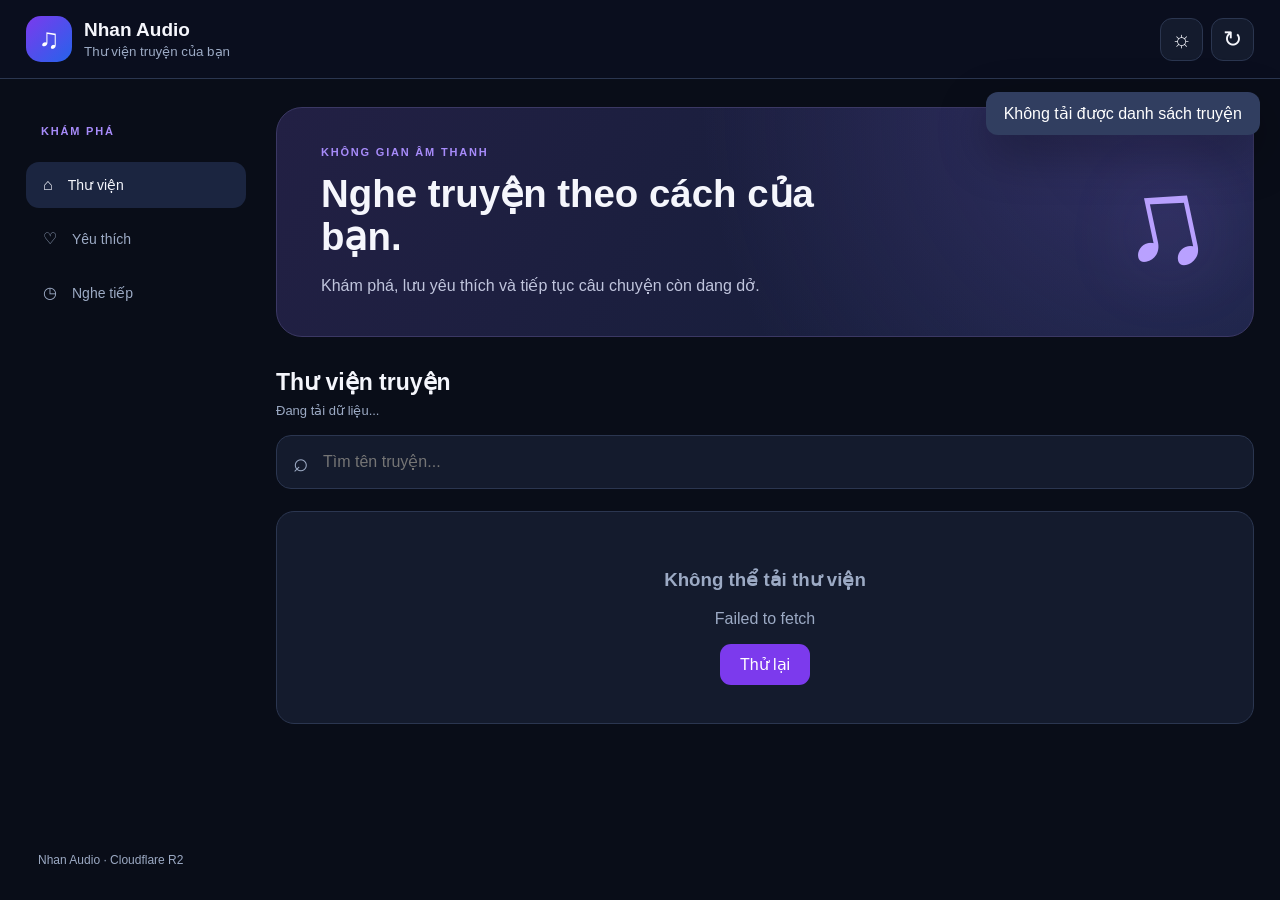
<file: audio/index.html>
<!doctype html><html lang="vi"><head><meta charset="utf-8"><meta name="viewport" content="width=device-width,initial-scale=1,viewport-fit=cover"><meta name="theme-color" content="#0b1020"><meta name="apple-mobile-web-app-capable" content="yes"><meta name="apple-mobile-web-app-title" content="Nhan Audio"><meta name="description" content="Nhan Audio - Thư viện truyện audio"><link rel="manifest" href="./manifest.webmanifest"><link rel="stylesheet" href="./style.css"><title>Nhan Audio</title></head><body><div class="app"><header class="topbar"><div class="shell topinner"><a class="brand" href="./" id="homeLink"><span class="brandmark">♫</span><span><b>Nhan Audio</b><small>Thư viện truyện của bạn</small></span></a><div class="header-actions"><button id="themeButton" class="iconbtn" aria-label="Đổi giao diện">☼</button><button id="refreshButton" class="iconbtn" aria-label="Làm mới">↻</button></div></div></header><div class="shell layout"><aside class="sidebar"><div class="sidehead">KHÁM PHÁ</div><button class="nav active" data-view="all">⌂ <span>Thư viện</span></button><button class="nav" data-view="favorites">♡ <span>Yêu thích</span></button><button class="nav" data-view="recent">◷ <span>Nghe tiếp</span></button><div class="sidefoot">Nhan Audio · Cloudflare R2</div></aside><main class="main"><section id="libraryView"><div class="hero"><div><div class="eyebrow">KHÔNG GIAN ÂM THANH</div><h1>Nghe truyện theo cách của bạn.</h1><p>Khám phá, lưu yêu thích và tiếp tục câu chuyện còn dang dở.</p></div><div class="hero-art" aria-hidden="true">♫</div></div><div class="sectionbar"><div><h2 id="libraryHeading">Thư viện truyện</h2><p id="libraryDescription">Đang tải dữ liệu...</p></div></div><div class="search"><span>⌕</span><input id="searchInput" type="search" placeholder="Tìm tên truyện..." autocomplete="off"><button id="clearSearch" aria-label="Xóa tìm kiếm" hidden>×</button></div><div id="libraryLoading" class="state">Đang tải danh sách truyện...</div><div id="libraryError" class="state" hidden><h3>Không thể tải thư viện</h3><p id="libraryErrorText"></p><button id="retryButton" class="primary">Thử lại</button></div><div id="libraryEmpty" class="state" hidden>Không tìm thấy truyện phù hợp.</div><div id="folderList" class="bookgrid"></div></section><section id="playerView" hidden><button id="backButton" class="back">← Thư viện</button><div class="player-layout"><div class="player-card"><div class="cover">♫</div><div class="eyebrow">ĐANG NGHE</div><h1 id="bookTitle">Tên truyện</h1><p id="episodeTitle">Chọn tập để nghe</p><audio id="audioPlayer" preload="metadata"></audio><div class="time"><span id="currentTime">00:00</span><span id="duration">00:00</span></div><input id="progressBar" type="range" min="0" max="100" value="0" step="0.1" aria-label="Tiến độ phát"><div class="controls"><button id="previousButton" aria-label="Tập trước">⏮</button><button id="rewindButton" aria-label="Lùi 10 giây">↶10</button><button id="playButton" class="play" aria-label="Phát hoặc tạm dừng">▶</button><button id="forwardButton" aria-label="Tiến 30 giây">30↷</button><button id="nextButton" aria-label="Tập sau">⏭</button></div><div class="extras"><label>Tốc độ <select id="speedSelect"><option value="0.75">0.75×</option><option value="1" selected>1×</option><option value="1.25">1.25×</option><option value="1.5">1.5×</option><option value="1.75">1.75×</option><option value="2">2×</option></select></label><label>Hẹn giờ <select id="sleepSelect"><option value="0">Tắt</option><option value="10">10 phút</option><option value="15">15 phút</option><option value="30">30 phút</option><option value="45">45 phút</option><option value="60">60 phút</option></select></label></div><button id="favoriteCurrent" class="favorite">♡ Lưu yêu thích</button></div><aside class="episodes"><div class="episodes-head"><div><div class="eyebrow">DANH SÁCH PHÁT</div><h2>Các tập</h2></div><span id="episodeCount">0 tập</span></div><input id="episodeSearch" type="search" placeholder="Tìm tập..." aria-label="Tìm tập"><div id="episodeLoading" class="state" hidden>Đang tải tập...</div><div id="episodeList" class="episode-list"></div></aside></div></section></main></div><div id="miniPlayer" class="mini" hidden><button id="miniOpen" class="mini-open"><span class="mini-icon">♫</span><span class="mini-text"><b id="miniBook">Nhan Audio</b><small id="miniEpisode">Chưa chọn tập</small></span></button><button id="miniPlay" class="mini-control" aria-label="Phát hoặc tạm dừng">▶</button><button id="miniNext" class="mini-control" aria-label="Tập tiếp">⏭</button><div id="miniProgress" class="mini-progress"></div></div><nav class="bottomnav" aria-label="Điều hướng"><button class="bottomitem active" data-view="all">⌂<small>Thư viện</small></button><button class="bottomitem" data-view="favorites">♡<small>Yêu thích</small></button><button class="bottomitem" data-view="recent">◷<small>Nghe tiếp</small></button></nav><div id="toast" class="toast" role="status" aria-live="polite"></div><script src="./app.js" defer></script></div></body></html>
</file>
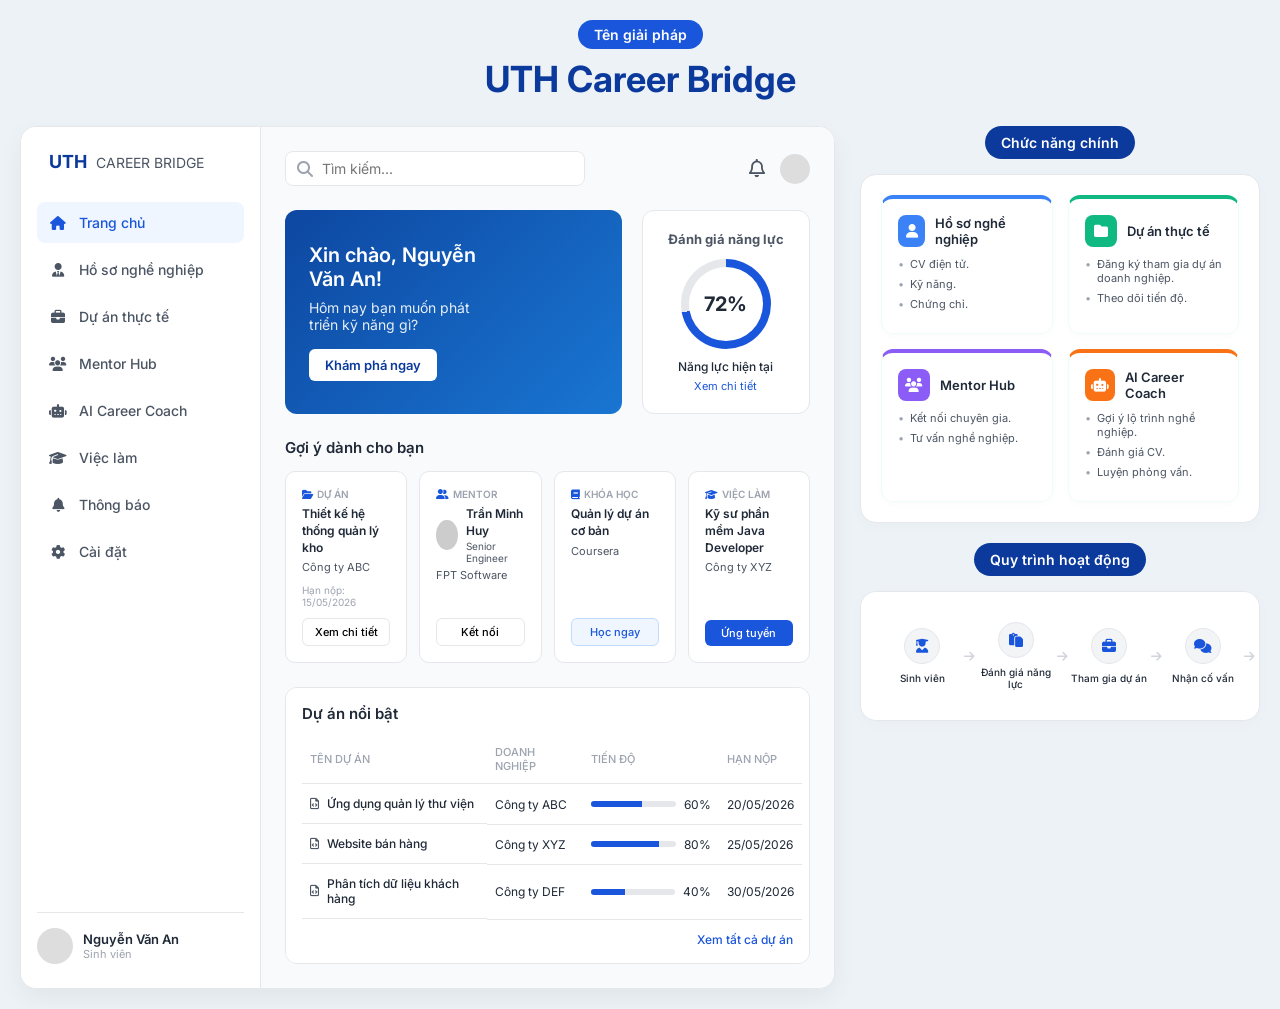
<file: uth/index.html>
<!DOCTYPE html>
<html lang="vi">
<head>
    <meta charset="UTF-8">
    <meta name="viewport" content="width=device-width, initial-scale=1.0">
    <title>UTH Career Bridge - Prototype</title>
    <!-- Font Google & Icon (Font Awesome) -->
    <link href="https://fonts.googleapis.com/css2?family=Inter:wght@300;400;500;600;700&display=swap" rel="stylesheet">
    <link rel="stylesheet" href="https://cdnjs.cloudflare.com/ajax/libs/font-awesome/6.4.0/css/all.min.css">
    
    <style>
        :root {
            --primary-color: #0b3a9c;
            --secondary-color: #1a56db;
            --text-dark: #1f2937;
            --text-light: #4b5563;
            --bg-light: #f3f4f6;
            --bg-white: #ffffff;
            --border-color: #e5e7eb;
        }

        * {
            margin: 0;
            padding: 0;
            box-sizing: border-box;
            font-family: 'Inter', sans-serif;
        }

        body {
            background-color: #edf2f7;
            color: var(--text-dark);
            padding: 20px;
        }

        .header-title {
            text-align: center;
            margin-bottom: 25px;
        }
        
        .header-title span.badge {
            background-color: var(--secondary-color);
            color: white;
            padding: 6px 16px;
            border-radius: 20px;
            font-size: 14px;
            font-weight: 600;
            display: inline-block;
            margin-bottom: 8px;
        }

        .header-title h1 {
            color: var(--primary-color);
            font-size: 36px;
            font-weight: 700;
        }

        .main-container {
            display: grid;
            grid-template-columns: 1fr 400px;
            gap: 25px;
            max-width: 1440px;
            margin: 0 auto;
        }

        @media (max-width: 1200px) {
            .main-container {
                grid-template-columns: 1fr;
            }
        }

        /* --- PHẦN GIAO DIỆN APP (Bên trái) --- */
        .app-mockup {
            background-color: var(--bg-white);
            border-radius: 16px;
            box-shadow: 0 10px 25px rgba(0,0,0,0.05);
            display: grid;
            grid-template-columns: 240px 1fr;
            min-height: 850px;
            overflow: hidden;
            border: 1px solid var(--border-color);
        }

        @media (max-width: 768px) {
            .app-mockup {
                grid-template-columns: 1fr;
            }
            .sidebar {
                border-right: none;
                border-bottom: 1px solid var(--border-color);
            }
        }

        /* Sidebar bên trái */
        .sidebar {
            background-color: var(--bg-white);
            border-right: 1px solid var(--border-color);
            padding: 24px 16px;
            display: flex;
            flex-direction: column;
            justify-content: space-between;
        }

        .logo-area {
            font-weight: 700;
            font-size: 18px;
            color: var(--primary-color);
            margin-bottom: 30px;
            padding-left: 12px;
        }
        .logo-area span { color: var(--text-light); font-weight: 400; font-size: 14px; margin-left: 5px;}

        .menu-list {
            list-style: none;
            flex-grow: 1;
        }

        .menu-item {
            display: flex;
            align-items: center;
            padding: 12px;
            color: var(--text-light);
            text-decoration: none;
            border-radius: 8px;
            font-size: 14px;
            margin-bottom: 6px;
            font-weight: 500;
            transition: all 0.2s;
        }

        .menu-item i {
            margin-right: 12px;
            width: 18px;
            text-align: center;
        }

        .menu-item.active, .menu-item:hover {
            background-color: #eff6ff;
            color: var(--secondary-color);
        }

        .user-profile-summary {
            display: flex;
            align-items: center;
            padding-top: 15px;
            border-top: 1px solid var(--border-color);
        }

        .user-avatar {
            width: 36px;
            height: 36px;
            border-radius: 50%;
            background-color: #ddd;
            margin-right: 10px;
            background-image: url('https://images.unsplash.com/photo-1535713875002-d1d0cf377fde?auto=format&fit=crop&w=100&q=80');
            background-size: cover;
        }

        .user-info-text h4 { font-size: 13px; font-weight: 600; }
        .user-info-text p { font-size: 11px; color: #9ca3af; }

        /* Vùng nội dung chính (Dashboard) */
        .dashboard-content {
            background-color: #f9fafb;
            padding: 24px;
            overflow-y: auto;
        }

        /* Top Bar */
        .top-bar {
            display: flex;
            justify-content: space-between;
            align-items: center;
            margin-bottom: 24px;
        }

        .search-box {
            position: relative;
            width: 300px;
        }

        .search-box input {
            width: 100%;
            padding: 8px 12px 8px 36px;
            border: 1px solid var(--border-color);
            border-radius: 8px;
            font-size: 14px;
            outline: none;
            background-color: var(--bg-white);
        }

        .search-box i {
            position: absolute;
            left: 12px;
            top: 50%;
            transform: translateY(-50%);
            color: #9ca3af;
        }

        .top-actions {
            display: flex;
            align-items: center;
            gap: 15px;
        }

        .noti-btn { position: relative; cursor: pointer; color: var(--text-light); font-size: 18px;}

        /* Banner Chào mừng & Đánh giá năng lực */
        .welcome-section {
            display: grid;
            grid-template-columns: 2fr 1fr;
            gap: 20px;
            margin-bottom: 24px;
        }

        @media (max-width: 992px) {
            .welcome-section {
                grid-template-columns: 1fr;
            }
        }

        .welcome-banner {
            background: linear-gradient(135deg, #0d47a1, #1976d2);
            color: white;
            border-radius: 12px;
            padding: 24px;
            display: flex;
            justify-content: space-between;
            align-items: center;
            position: relative;
            overflow: hidden;
        }

        .banner-text { max-width: 60%; }
        .banner-text h2 { font-size: 20px; margin-bottom: 8px; font-weight: 600; }
        .banner-text p { font-size: 14px; opacity: 0.9; margin-bottom: 16px; }
        .banner-btn {
            background-color: white;
            color: var(--primary-color);
            border: none;
            padding: 8px 16px;
            border-radius: 6px;
            font-weight: 600;
            font-size: 13px;
            cursor: pointer;
        }

        .banner-img {
            width: 120px;
            height: 120px;
            background: url('https://openui.fly.dev/openui/120x120.svg?text=🧑‍💻') no-repeat center;
            background-size: contain;
        }

        .skills-chart-card {
            background: white;
            border-radius: 12px;
            border: 1px solid var(--border-color);
            padding: 20px;
            text-align: center;
            display: flex;
            flex-direction: column;
            align-items: center;
            justify-content: center;
        }

        .skills-chart-card h3 { font-size: 13px; color: var(--text-light); margin-bottom: 12px; }
        
        .progress-circle {
            width: 90px;
            height: 90px;
            border-radius: 50%;
            background: conic-gradient(var(--secondary-color) 72%, #e5e7eb 0);
            display: flex;
            align-items: center;
            justify-content: center;
            margin-bottom: 10px;
            position: relative;
        }
        .progress-circle::before {
            content: "";
            position: absolute;
            width: 74px;
            height: 74px;
            background-color: white;
            border-radius: 50%;
        }
        .progress-value {
            position: relative;
            font-size: 20px;
            font-weight: 700;
            color: var(--text-dark);
        }

        .skills-chart-card p { font-size: 12px; font-weight: 500; color: var(--text-dark); }
        .skills-chart-card a { font-size: 11px; color: var(--secondary-color); text-decoration: none; margin-top: 5px;}

        /* Gợi ý dành cho bạn */
        .section-title {
            font-size: 15px;
            font-weight: 600;
            margin-bottom: 14px;
            color: var(--text-dark);
        }

        .recommendation-grid {
            display: grid;
            grid-template-columns: repeat(4, 1fr);
            gap: 12px;
            margin-bottom: 24px;
        }

        @media (max-width: 992px) {
            .recommendation-grid {
                grid-template-columns: repeat(2, 1fr);
            }
        }
        @media (max-width: 576px) {
            .recommendation-grid {
                grid-template-columns: 1fr;
            }
        }

        .recom-card {
            background: white;
            border: 1px solid var(--border-color);
            border-radius: 10px;
            padding: 16px;
            display: flex;
            flex-direction: column;
            justify-content: space-between;
            min-height: 170px;
        }

        .card-tag { font-size: 10px; color: #9ca3af; text-transform: uppercase; font-weight: 600; margin-bottom: 6px; display: flex; align-items: center; gap: 4px;}
        .card-tag i { color: var(--secondary-color); }
        .card-main-title { font-size: 12px; font-weight: 600; margin-bottom: 4px; line-height: 1.4; }
        .card-sub { font-size: 11px; color: var(--text-light); margin-bottom: auto;}
        .card-meta { font-size: 10px; color: #9ca3af; margin-top: 10px; margin-bottom: 10px; }
        
        .card-btn {
            width: 100%;
            padding: 6px;
            border: 1px solid var(--border-color);
            background: #fff;
            border-radius: 6px;
            font-size: 11px;
            font-weight: 500;
            cursor: pointer;
            transition: all 0.2s;
        }
        .card-btn:hover { background: #f3f4f6; }

        .mentor-info { display: flex; align-items: center; gap: 8px; margin-bottom: auto;}
        .mentor-avatar { width: 30px; height: 30px; border-radius: 50%; background: #ccc; background-image: url('https://images.unsplash.com/photo-1472099645785-5658abf4ff4e?auto=format&fit=crop&w=100&q=80'); background-size: cover; }

        /* Dự án nổi bật (Bảng) */
        .project-table-card {
            background: white;
            border: 1px solid var(--border-color);
            border-radius: 12px;
            padding: 16px;
            overflow-x: auto;
        }

        .table-header-flex {
            display: flex;
            justify-content: space-between;
            align-items: center;
            margin-bottom: 12px;
        }

        table {
            width: 100%;
            border-collapse: collapse;
            text-align: left;
            min-width: 500px;
        }

        th {
            font-size: 11px;
            color: #9ca3af;
            font-weight: 500;
            padding: 10px 8px;
            border-bottom: 1px solid var(--border-color);
        }

        td {
            font-size: 12px;
            padding: 12px 8px;
            border-bottom: 1px solid var(--border-color);
            vertical-align: middle;
        }

        .project-name-cell {
            display: flex;
            align-items: center;
            gap: 8px;
            font-weight: 500;
        }
        .project-name-cell i { color: #4b5563; }

        .progress-bar-container {
            display: flex;
            align-items: center;
            gap: 8px;
            width: 120px;
        }
        .progress-bar-bg {
            background-color: #e5e7eb;
            height: 6px;
            border-radius: 3px;
            flex-grow: 1;
            overflow: hidden;
        }
        .progress-bar-fill {
            background-color: var(--secondary-color);
            height: 100%;
        }

        .view-all-link {
            display: block;
            text-align: right;
            font-size: 12px;
            color: var(--secondary-color);
            text-decoration: none;
            margin-top: 12px;
            font-weight: 500;
        }

        /* --- PHẦN THUYẾT MINH CHỨC NĂNG & QUY TRÌNH (Bên phải) --- */
        .doc-sidebar {
            display: flex;
            flex-direction: column;
            gap: 20px;
        }

        .section-badge-title {
            background-color: var(--primary-color);
            color: white;
            padding: 8px 16px;
            border-radius: 20px;
            font-size: 14px;
            font-weight: 600;
            text-align: center;
            width: fit-content;
            margin: 0 auto 15px auto;
        }

        .features-grid {
            background: white;
            border-radius: 16px;
            padding: 20px;
            box-shadow: 0 4px 15px rgba(0,0,0,0.02);
            border: 1px solid var(--border-color);
            display: grid;
            grid-template-columns: 1fr 1fr;
            gap: 15px;
        }

        @media (max-width: 576px) {
            .features-grid {
                grid-template-columns: 1fr;
            }
        }

        .feature-box {
            background: #fff;
            border: 1px solid #f0fdf4;
            border-radius: 12px;
            padding: 16px;
            box-shadow: 0 2px 8px rgba(0,0,0,0.02);
        }
        .fb-profile { border-top: 4px solid #3b82f6; }
        .fb-project { border-top: 4px solid #10b981; }
        .fb-mentor { border-top: 4px solid #8b5cf6; }
        .fb-ai { border-top: 4px solid #f97316; }

        .feature-header {
            display: flex;
            align-items: center;
            gap: 10px;
            margin-bottom: 10px;
        }
        .f-icon {
            width: 32px;
            height: 32px;
            border-radius: 8px;
            display: flex;
            align-items: center;
            justify-content: center;
            color: white;
            font-size: 14px;
        }
        .fb-profile .f-icon { background-color: #3b82f6; }
        .fb-project .f-icon { background-color: #10b981; }
        .fb-mentor .f-icon { background-color: #8b5cf6; }
        .fb-ai .f-icon { background-color: #f97316; }

        .feature-header h4 { font-size: 13px; font-weight: 600; }

        .feature-box ul {
            list-style: none;
            padding-left: 0;
        }
        .feature-box ul li {
            font-size: 11px;
            color: var(--text-light);
            margin-bottom: 6px;
            position: relative;
            padding-left: 12px;
        }
        .feature-box ul li::before {
            content: "•";
            position: absolute;
            left: 0;
            color: #9ca3af;
        }

        /* Quy trình hoạt động */
        .workflow-card {
            background: white;
            border-radius: 16px;
            padding: 20px;
            box-shadow: 0 4px 15px rgba(0,0,0,0.02);
            border: 1px solid var(--border-color);
            overflow-x: auto;
        }

        .workflow-steps {
            display: flex;
            justify-content: space-between;
            align-items: center;
            padding: 10px 0;
            min-width: 550px;
        }

        .step {
            text-align: center;
            flex: 1;
            position: relative;
        }

        .step-icon-wrapper {
            width: 36px;
            height: 36px;
            border-radius: 50%;
            background-color: #f3f4f6;
            color: var(--secondary-color);
            display: flex;
            align-items: center;
            justify-content: center;
            margin: 0 auto 8px auto;
            font-size: 14px;
            border: 1px solid var(--border-color);
            transition: all 0.3s;
        }
        .step:hover .step-icon-wrapper {
            background-color: var(--secondary-color);
            color: white;
        }

        .step p {
            font-size: 10px;
            font-weight: 500;
            color: var(--text-dark);
            line-height: 1.2;
        }

        .step-arrow {
            color: #d1d5db;
            font-size: 12px;
        }

    </style>
</head>
<body>

    <!-- Header Tiêu đề lớn -->
    <div class="header-title">
        <span class="badge">Tên giải pháp</span>
        <h1>UTH Career Bridge</h1>
    </div>

    <!-- Container Chính -->
    <div class="main-container">
        
        <!-- BÊN TRÁI: GIAO DIỆN APP -->
        <div class="app-mockup">
            
            <!-- Sidebar điều hướng -->
            <aside class="sidebar">
                <div>
                    <div class="logo-area">UTH <span>CAREER BRIDGE</span></div>
                    <ul class="menu-list">
                        <li><a href="#" class="menu-item active"><i class="fa-solid fa-house"></i> Trang chủ</a></li>
                        <li><a href="#" class="menu-item"><i class="fa-solid fa-user-tie"></i> Hồ sơ nghề nghiệp</a></li>
                        <li><a href="#" class="menu-item"><i class="fa-solid fa-briefcase"></i> Dự án thực tế</a></li>
                        <li><a href="#" class="menu-item"><i class="fa-solid fa-users"></i> Mentor Hub</a></li>
                        <li><a href="#" class="menu-item"><i class="fa-solid fa-robot"></i> AI Career Coach</a></li>
                        <li><a href="#" class="menu-item"><i class="fa-solid fa-graduation-cap"></i> Việc làm</a></li>
                        <li><a href="#" class="menu-item"><i class="fa-solid fa-bell"></i> Thông báo</a></li>
                        <li><a href="#" class="menu-item"><i class="fa-solid fa-gear"></i> Cài đặt</a></li>
                    </ul>
                </div>
                
                <!-- Người dùng đăng nhập -->
                <div class="user-profile-summary">
                    <div class="user-avatar"></div>
                    <div class="user-info-text">
                        <h4>Nguyễn Văn An</h4>
                        <p>Sinh viên</p>
                    </div>
                </div>
            </aside>

            <!-- Nội dung chính Dashboard -->
            <main class="dashboard-content">
                <!-- Thanh tìm kiếm & Top action -->
                <div class="top-bar">
                    <div class="search-box">
                        <i class="fa-solid fa-magnifying-glass"></i>
                        <input type="text" placeholder="Tìm kiếm...">
                    </div>
                    <div class="top-actions">
                        <div class="noti-btn"><i class="fa-regular fa-bell"></i></div>
                        <div class="user-avatar" style="width:30px; height:30px; margin-right:0;"></div>
                    </div>
                </div>

                <!-- Chào mừng & Chart -->
                <div class="welcome-section">
                    <div class="welcome-banner">
                        <div class="banner-text">
                            <h2>Xin chào, Nguyễn Văn An!</h2>
                            <p>Hôm nay bạn muốn phát triển kỹ năng gì?</p>
                            <button class="banner-btn">Khám phá ngay</button>
                        </div>
                        <div class="banner-img"></div>
                    </div>
                    
                    <div class="skills-chart-card">
                        <h3>Đánh giá năng lực</h3>
                        <div class="progress-circle">
                            <span class="progress-value">72%</span>
                        </div>
                        <p>Năng lực hiện tại</p>
                        <a href="#">Xem chi tiết</a>
                    </div>
                </div>

                <!-- Khối: Gợi ý dành cho bạn -->
                <h3 class="section-title">Gợi ý dành cho bạn</h3>
                <div class="recommendation-grid">
                    <!-- Card 1: Dự án -->
                    <div class="recom-card">
                        <div>
                            <div class="card-tag"><i class="fa-solid fa-folder-open"></i> Dự án</div>
                            <div class="card-main-title">Thiết kế hệ thống quản lý kho</div>
                            <div class="card-sub">Công ty ABC</div>
                        </div>
                        <div>
                            <div class="card-meta">Hạn nộp: 15/05/2026</div>
                            <button class="card-btn">Xem chi tiết</button>
                        </div>
                    </div>

                    <!-- Card 2: Mentor -->
                    <div class="recom-card">
                        <div>
                            <div class="card-tag"><i class="fa-solid fa-user-group"></i> Mentor</div>
                            <div class="mentor-info">
                                <div class="mentor-avatar"></div>
                                <div>
                                    <div class="card-main-title" style="margin-bottom:0;">Trần Minh Huy</div>
                                    <div class="card-sub" style="font-size:10px;">Senior Engineer</div>
                                </div>
                            </div>
                            <div class="card-sub" style="margin-top:4px;">FPT Software</div>
                        </div>
                        <div>
                            <button class="card-btn">Kết nối</button>
                        </div>
                    </div>

                    <!-- Card 3: Khóa học -->
                    <div class="recom-card">
                        <div>
                            <div class="card-tag"><i class="fa-solid fa-book"></i> Khóa học</div>
                            <div class="card-main-title">Quản lý dự án cơ bản</div>
                            <div class="card-sub">Coursera</div>
                        </div>
                        <div>
                            <div class="card-meta" style="visibility: hidden;">Space</div>
                            <button class="card-btn" style="background: #eff6ff; color: var(--secondary-color); border-color: #bfdbfe;">Học ngay</button>
                        </div>
                    </div>

                    <!-- Card 4: Việc làm -->
                    <div class="recom-card">
                        <div>
                            <div class="card-tag"><i class="fa-solid fa-graduation-cap"></i> Việc làm</div>
                            <div class="card-main-title">Kỹ sư phần mềm Java Developer</div>
                            <div class="card-sub">Công ty XYZ</div>
                        </div>
                        <div>
                            <div class="card-meta" style="visibility: hidden;">Space</div>
                            <button class="card-btn" style="background: var(--secondary-color); color: white; border: none;">Ứng tuyển</button>
                        </div>
                    </div>
                </div>

                <!-- Khối: Dự án nổi bật -->
                <div class="project-table-card">
                    <div class="table-header-flex">
                        <h3 class="section-title" style="margin-bottom:0;">Dự án nổi bật</h3>
                    </div>
                    <table>
                        <thead>
                            <tr>
                                <th>TÊN DỰ ÁN</th>
                                <th>DOANH NGHIỆP</th>
                                <th>TIẾN ĐỘ</th>
                                <th>HẠN NỘP</th>
                            </tr>
                        </thead>
                        <tbody>
                            <tr>
                                <td class="project-name-cell"><i class="fa-regular fa-file-code"></i> Ứng dụng quản lý thư viện</td>
                                <td>Công ty ABC</td>
                                <td>
                                    <div class="progress-bar-container">
                                        <div class="progress-bar-bg"><div class="progress-bar-fill" style="width: 60%;"></div></div>
                                        <span>60%</span>
                                    </div>
                                </td>
                                <td>20/05/2026</td>
                            </tr>
                            <tr>
                                <td class="project-name-cell"><i class="fa-regular fa-file-code"></i> Website bán hàng</td>
                                <td>Công ty XYZ</td>
                                <td>
                                    <div class="progress-bar-container">
                                        <div class="progress-bar-bg"><div class="progress-bar-fill" style="width: 80%;"></div></div>
                                        <span>80%</span>
                                    </div>
                                </td>
                                <td>25/05/2026</td>
                            </tr>
                            <tr>
                                <td class="project-name-cell"><i class="fa-regular fa-file-code"></i> Phân tích dữ liệu khách hàng</td>
                                <td>Công ty DEF</td>
                                <td>
                                    <div class="progress-bar-container">
                                        <div class="progress-bar-bg"><div class="progress-bar-fill" style="width: 40%;"></div></div>
                                        <span>40%</span>
                                    </div>
                                </td>
                                <td>30/05/2026</td>
                            </tr>
                        </tbody>
                    </table>
                    <a href="#" class="view-all-link">Xem tất cả dự án</a>
                </div>
            </main>
        </div>

        <!-- BÊN PHẢI: THUYẾT MINH CHỨC NĂNG -->
        <div class="doc-sidebar">
            
            <div>
                <div class="section-badge-title">Chức năng chính</div>
                <div class="features-grid">
                    <div class="feature-box fb-profile">
                        <div class="feature-header">
                            <div class="f-icon"><i class="fa-solid fa-user"></i></div>
                            <h4>Hồ sơ nghề nghiệp</h4>
                        </div>
                        <ul>
                            <li>CV điện tử.</li>
                            <li>Kỹ năng.</li>
                            <li>Chứng chỉ.</li>
                        </ul>
                    </div>
                    <div class="feature-box fb-project">
                        <div class="feature-header">
                            <div class="f-icon"><i class="fa-solid fa-folder"></i></div>
                            <h4>Dự án thực tế</h4>
                        </div>
                        <ul>
                            <li>Đăng ký tham gia dự án doanh nghiệp.</li>
                            <li>Theo dõi tiến độ.</li>
                        </ul>
                    </div>
                    <div class="feature-box fb-mentor">
                        <div class="feature-header">
                            <div class="f-icon"><i class="fa-solid fa-users"></i></div>
                            <h4>Mentor Hub</h4>
                        </div>
                        <ul>
                            <li>Kết nối chuyên gia.</li>
                            <li>Tư vấn nghề nghiệp.</li>
                        </ul>
                    </div>
                    <div class="feature-box fb-ai">
                        <div class="feature-header">
                            <div class="f-icon"><i class="fa-solid fa-robot"></i></div>
                            <h4>AI Career Coach</h4>
                        </div>
                        <ul>
                            <li>Gợi ý lộ trình nghề nghiệp.</li>
                            <li>Đánh giá CV.</li>
                            <li>Luyện phỏng vấn.</li>
                        </ul>
                    </div>
                </div>
            </div>

            <div>
                <div class="section-badge-title">Quy trình hoạt động</div>
                <div class="workflow-card">
                    <div class="workflow-steps">
                        <div class="step">
                            <div class="step-icon-wrapper"><i class="fa-solid fa-user-graduate"></i></div>
                            <p>Sinh viên</p>
                        </div>
                        <div class="step-arrow"><i class="fa-solid fa-arrow-right"></i></div>
                        <div class="step">
                            <div class="step-icon-wrapper"><i class="fa-solid fa-paste"></i></div>
                            <p>Đánh giá năng lực</p>
                        </div>
                        <div class="step-arrow"><i class="fa-solid fa-arrow-right"></i></div>
                        <div class="step">
                            <div class="step-icon-wrapper"><i class="fa-solid fa-briefcase"></i></div>
                            <p>Tham gia dự án</p>
                        </div>
                        <div class="step-arrow"><i class="fa-solid fa-arrow-right"></i></div>
                        <div class="step">
                            <div class="step-icon-wrapper"><i class="fa-solid fa-comments"></i></div>
                            <p>Nhận cố vấn</p>
                        </div>
                        <div class="step-arrow"><i class="fa-solid fa-arrow-right"></i></div>
                        <div class="step">
                            <div class="step-icon-wrapper"><i class="fa-solid fa-chart-line"></i></div>
                            <p>Tích lũy kinh nghiệm</p>
                        </div>
                        <div class="step-arrow"><i class="fa-solid fa-arrow-right"></i></div>
                        <div class="step">
                            <div class="step-icon-wrapper"><i class="fa-solid fa-paper-plane"></i></div>
                            <p>Ứng tuyển việc làm</p>
                        </div>
                    </div>
                </div>
            </div>

        </div>
    </div>

    <script>
        const menuItems = document.querySelectorAll('.menu-item');
        menuItems.forEach(item => {
            item.addEventListener('click', function(e) {
                e.preventDefault();
                menuItems.forEach(i => i.classList.remove('active'));
                this.classList.add('active');
            });
        });
    </script>
</body>
</html>
</file>
<file: audio/style.css>
:root{color-scheme:dark;--bg:#090d18;--panel:#141b2d;--panel2:#1b2540;--text:#f5f6fc;--muted:#9caac4;--line:#2b3650;--accent:#a78bfa;--accent2:#60a5fa;--shadow:0 18px 50px #0005}*{box-sizing:border-box}html{scroll-behavior:smooth}body{margin:0;background:var(--bg);color:var(--text);font-family:Inter,-apple-system,BlinkMacSystemFont,"Segoe UI",sans-serif}button,input,select{font:inherit}button{cursor:pointer}button:focus-visible,a:focus-visible,input:focus-visible,select:focus-visible{outline:2px solid var(--accent);outline-offset:3px}a{color:inherit;text-decoration:none}[hidden]{display:none!important}.shell{max-width:1440px;margin:auto;padding:0 26px}.topbar{position:sticky;top:0;z-index:30;background:#0b1020ed;backdrop-filter:blur(20px);border-bottom:1px solid var(--line)}.topinner{height:78px;display:flex;align-items:center;justify-content:space-between}.brand{display:flex;align-items:center;gap:12px}.brandmark,.mini-icon{display:grid;place-items:center;background:linear-gradient(135deg,#7c3aed,#2563eb);color:white;border-radius:15px;width:46px;height:46px;font-size:28px}.brand b{display:block;font-size:19px}.brand small{display:block;color:var(--muted);margin-top:3px}.header-actions{display:flex;gap:8px}.iconbtn{border:1px solid var(--line);border-radius:12px;background:var(--panel);color:var(--text);width:43px;height:43px;font-size:23px}.layout{display:grid;grid-template-columns:220px minmax(0,1fr);gap:30px;padding-top:28px}.sidebar{position:sticky;top:106px;height:calc(100vh - 120px);display:flex;flex-direction:column;gap:7px}.sidehead,.eyebrow{font-size:11px;font-weight:800;letter-spacing:1.8px;color:var(--accent)}.sidehead{padding:18px 15px}.nav{display:flex;align-items:center;gap:15px;width:100%;padding:14px 17px;background:transparent;color:var(--muted);border:0;text-align:left;border-radius:13px;font-size:16px}.nav span{font-size:14px}.nav.active,.nav:hover{background:var(--panel2);color:var(--text)}.sidefoot{margin-top:auto;padding:20px 12px;color:var(--muted);font-size:12px}.main{min-width:0;padding-bottom:155px}.hero{display:flex;align-items:center;justify-content:space-between;gap:20px;padding:38px 44px;background:radial-gradient(circle at 90% 0%,#6552b35a,transparent 50%),linear-gradient(120deg,#222044,#121d37);border:1px solid #3b3864;border-radius:26px;overflow:hidden}.hero h1{font-size:clamp(26px,3vw,43px);line-height:1.13;max-width:560px;margin:14px 0}.hero p{color:#c0c5dd;line-height:1.6;margin:0}.hero-art{font-size:125px;color:#b9a1ff;transform:rotate(-12deg);text-shadow:0 0 70px #aa85ff66}.sectionbar{display:flex;justify-content:space-between;align-items:end;margin:32px 0 17px}.sectionbar h2,.episodes h2{margin:0;font-size:23px}.sectionbar p{color:var(--muted);margin:7px 0 0;font-size:13px}.search{display:flex;align-items:center;gap:12px;border:1px solid var(--line);background:var(--panel);border-radius:15px;padding:0 16px;margin-bottom:22px}.search span{font-size:26px;color:var(--muted)}.search input,.episodes input{width:100%;height:52px;border:0;background:transparent;color:var(--text);outline:none}.search button{border:0;background:none;color:var(--muted);font-size:25px}.bookgrid{display:grid;grid-template-columns:repeat(auto-fill,minmax(230px,1fr));gap:18px}.book{background:var(--panel);border:1px solid var(--line);border-radius:19px;overflow:hidden;text-align:left;color:var(--text);padding:0;transition:transform .2s,border-color .2s;min-width:0}.book:hover{transform:translateY(-3px);border-color:var(--accent)}.book-art{height:155px;display:grid;place-items:center;background:radial-gradient(circle at 70% 20%,#a78bfa77,transparent 60%),linear-gradient(130deg,#28235a,#15294a);font-size:65px;color:#d2c5ff}.book-info{padding:17px}.book-info b{display:-webkit-box;-webkit-line-clamp:2;-webkit-box-orient:vertical;overflow:hidden;line-height:1.5;min-height:45px}.book-meta{display:flex;justify-content:space-between;align-items:center;color:var(--muted);font-size:12px;margin-top:13px}.heart{border:0;background:#ffffff12;color:#e4d7ff;border-radius:10px;padding:6px 10px;font-size:19px}.heart.on{color:#ff83af}.state{text-align:center;background:var(--panel);border:1px solid var(--line);padding:38px 15px;border-radius:18px;color:var(--muted)}.primary{border:0;border-radius:11px;padding:11px 20px;background:#7c3aed;color:white}.back{border:0;background:transparent;color:var(--accent);font-weight:700;margin:0 0 22px;padding:10px 0}.player-layout{display:grid;grid-template-columns:minmax(0,1fr) minmax(300px,.85fr);gap:20px}.player-card,.episodes{background:var(--panel);border:1px solid var(--line);border-radius:24px;padding:25px;min-width:0}.player-card{text-align:center}.cover{width:min(230px,80%);aspect-ratio:1;margin:8px auto 24px;border-radius:26px;display:grid;place-items:center;font-size:110px;color:#d6caff;background:radial-gradient(circle at 75% 15%,#c084fc77,transparent 45%),linear-gradient(140deg,#332b72,#142b4d);box-shadow:var(--shadow)}.player-card h1{font-size:clamp(19px,2vw,25px);line-height:1.4;margin:12px 0 8px}.player-card p{color:var(--muted);margin:0 0 26px}.time{display:flex;justify-content:space-between;color:var(--muted);font-size:12px;font-variant-numeric:tabular-nums;margin-bottom:8px}input[type=range]{width:100%;accent-color:var(--accent);cursor:pointer}.controls{display:flex;justify-content:center;align-items:center;gap:clamp(6px,1.2vw,16px);margin:26px 0}.controls button{border:0;background:var(--panel2);color:var(--text);border-radius:50%;width:49px;height:49px;font-size:17px}.controls .play{width:68px;height:68px;background:linear-gradient(135deg,#8b5cf6,#3b82f6);font-size:25px;box-shadow:0 8px 25px #6d5ff744}.extras{display:flex;justify-content:space-around;gap:12px;flex-wrap:wrap}.extras label{color:var(--muted);font-size:13px}.extras select{background:var(--panel2);border:1px solid var(--line);border-radius:9px;padding:8px;color:var(--text);margin-left:6px}.favorite{margin-top:20px;background:transparent;border:1px solid var(--line);color:var(--text);padding:10px 16px;border-radius:12px}.episodes-head{display:flex;align-items:center;justify-content:space-between;gap:10px;margin-bottom:14px}.episodes-head h2{margin-top:6px}.episodes-head span{font-size:12px;color:var(--muted)}.episodes input{height:42px;border:1px solid var(--line);background:var(--panel2);border-radius:10px;padding:0 12px;margin-bottom:10px}.episode-list{max-height:590px;overflow-y:auto}.episode{display:flex;align-items:center;gap:12px;width:100%;padding:13px 10px;border:0;border-bottom:1px solid var(--line);background:transparent;color:var(--text);text-align:left}.episode:hover,.episode.active{background:var(--panel2);border-radius:10px}.episode-num{display:grid;place-items:center;width:35px;height:35px;flex:none;border-radius:10px;background:#ffffff12;color:var(--accent);font-size:12px}.episode-label{flex:1;min-width:0;overflow:hidden;text-overflow:ellipsis;white-space:nowrap;font-size:13px}.episode.active .episode-label{color:var(--accent)}.mini{position:fixed;bottom:18px;left:max(24px,calc((100vw - 920px)/2));right:max(24px,calc((100vw - 920px)/2));z-index:40;display:flex;align-items:center;gap:12px;background:#202b46f5;border:1px solid #465273;box-shadow:var(--shadow);border-radius:18px;padding:10px 14px;backdrop-filter:blur(20px);overflow:hidden}.mini-open{display:flex;align-items:center;gap:12px;flex:1;min-width:0;border:0;background:transparent;color:var(--text);text-align:left}.mini-icon{width:43px;height:43px;font-size:24px;flex:none}.mini-text{min-width:0}.mini-text b,.mini-text small{display:block;white-space:nowrap;overflow:hidden;text-overflow:ellipsis}.mini-text b{font-size:13px}.mini-text small{font-size:11px;color:var(--muted);margin-top:3px}.mini-control{border:0;background:#ffffff16;color:var(--text);border-radius:12px;width:39px;height:39px}.mini-progress{position:absolute;bottom:0;left:0;height:3px;width:0;background:var(--accent)}.bottomnav{display:none}.toast{position:fixed;z-index:90;top:92px;right:20px;padding:12px 18px;border-radius:12px;background:#313e60;color:white;box-shadow:var(--shadow);opacity:0;pointer-events:none;transition:opacity .2s}.toast.show{opacity:1}body.light{color-scheme:light;--bg:#f4f6fc;--panel:#fff;--panel2:#eef0fa;--text:#17203b;--muted:#63708b;--line:#dfe4f1;--shadow:0 15px 40px #28305020}body.light .topbar{background:#ffffffed}body.light .hero{color:#fff}body.light .mini{background:#fff}body.light .hero p{color:#e2dff5}@media(max-width:1000px){.layout{grid-template-columns:165px minmax(0,1fr);gap:18px}.player-layout{grid-template-columns:1fr}.hero{padding:30px}.hero-art{font-size:80px}}@media(max-width:700px){.shell{padding:0 16px}.topinner{height:66px}.brandmark{width:40px;height:40px}.brand b{font-size:17px}.brand small{font-size:11px}.layout{display:block;padding-top:16px}.sidebar{display:none}.hero{padding:24px 22px;border-radius:20px}.hero h1{font-size:27px}.hero-art{font-size:64px}.hero p{font-size:13px}.sectionbar{margin:26px 0 15px}.bookgrid{grid-template-columns:repeat(2,minmax(0,1fr));gap:12px}.book-art{height:125px;font-size:51px}.book-info{padding:12px}.book-info b{font-size:13px;min-height:40px}.book-meta{margin-top:10px}.player-card,.episodes{padding:18px;border-radius:19px}.player-layout{gap:14px}.episode-list{max-height:none}.main{padding-bottom:190px}.bottomnav{display:flex;position:fixed;bottom:0;left:0;right:0;z-index:45;background:#11182af5;border-top:1px solid #35405b;padding:8px 10px calc(8px + env(safe-area-inset-bottom));justify-content:space-around;backdrop-filter:blur(18px)}.bottomitem{border:0;background:transparent;color:#9baac5;display:flex;flex-direction:column;align-items:center;gap:2px;min-width:75px;font-size:23px}.bottomitem small{font-size:10px}.bottomitem.active{color:#b8a0ff}.mini{left:10px;right:10px;bottom:calc(68px + env(safe-area-inset-bottom));border-radius:14px}.toast{top:72px;right:12px;left:12px;text-align:center}body.light .bottomnav{background:#ffffffed}}@media(max-width:360px){.hero-art{display:none}.controls button{width:42px;height:42px}.controls .play{width:60px;height:60px}.book-art{height:100px}}@media(prefers-reduced-motion:reduce){*,*:before,*:after{scroll-behavior:auto!important;transition:none!important}}
</file>
